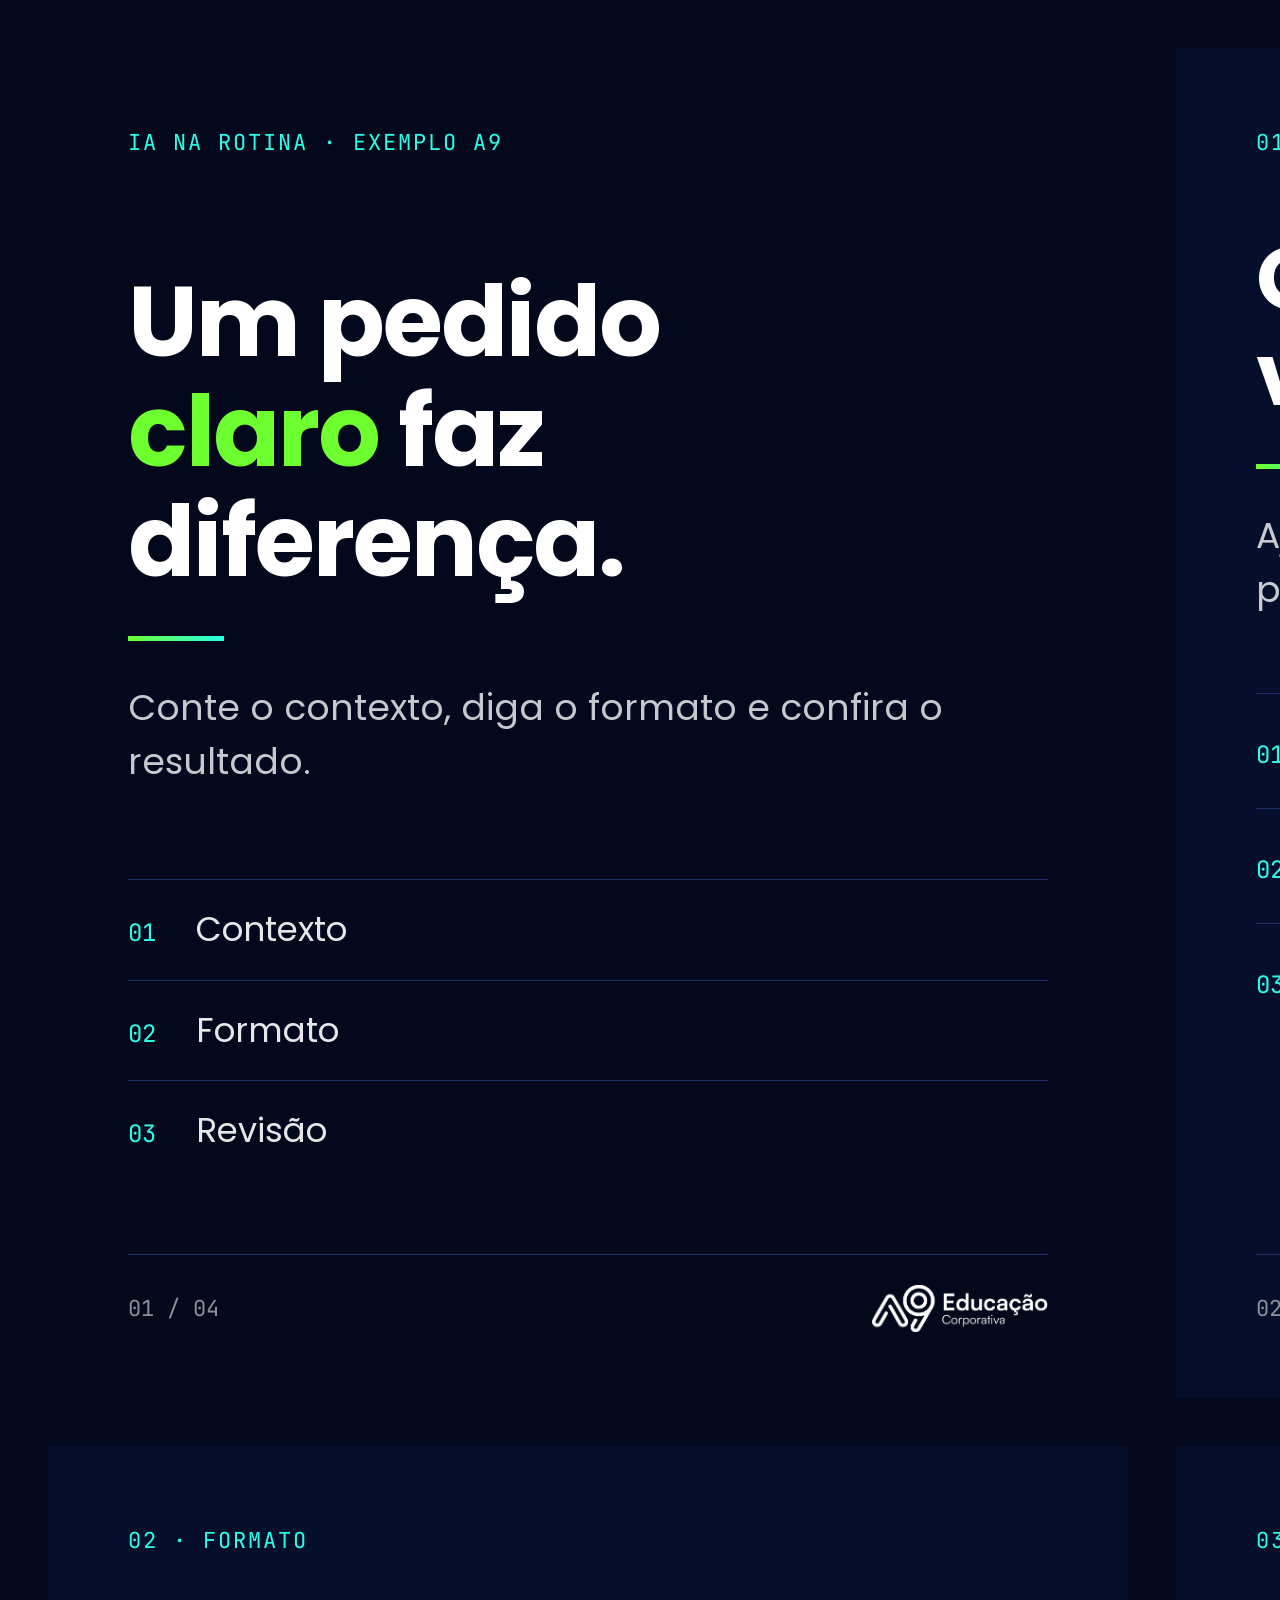
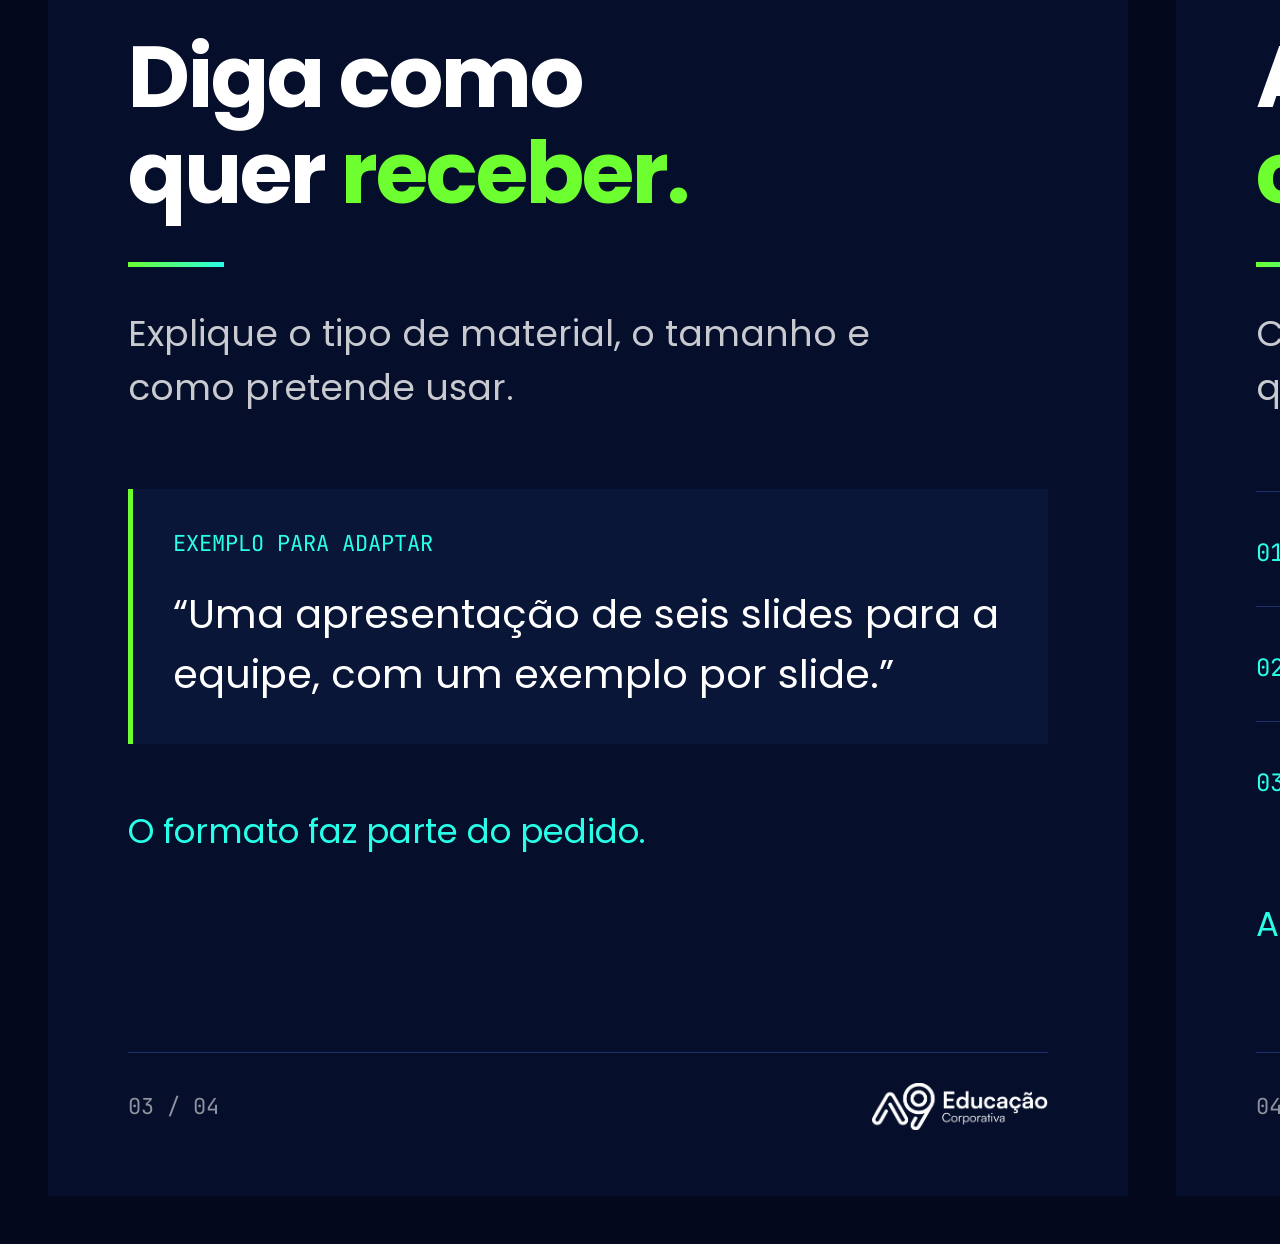
<file: docs/exemplos/carrossel-a9/index.html>
<!doctype html>
<html lang="pt-BR">
<meta charset="utf-8">
<title>Carrossel demonstrativo A9 Educação</title>
<style>
@font-face{font-family:Poppins;src:url('../../../skills/a9-educacao/assets/fonts/Poppins-Regular.ttf');font-weight:400}
@font-face{font-family:Poppins;src:url('../../../skills/a9-educacao/assets/fonts/Poppins-SemiBold.ttf');font-weight:600}
@font-face{font-family:Poppins;src:url('../../../skills/a9-educacao/assets/fonts/Poppins-Bold.ttf');font-weight:700}
@font-face{font-family:Mono;src:url('../../../skills/a9-educacao/assets/fonts/JetBrainsMono-Variable.ttf');font-weight:400}
*{box-sizing:border-box}html,body{margin:0;background:#03081C;color:#FFFFFF;font-family:Poppins,sans-serif}
.sheet{display:grid;grid-template-columns:1080px 1080px;gap:48px;padding:48px;width:2304px}
.card{position:relative;width:1080px;height:1350px;padding:80px;background:#050E2A;overflow:hidden}
.cover{background:#03081C}.eyebrow{margin:0;color:#29FFE8;font:400 22px Mono,monospace;letter-spacing:2px}
h1,h2{margin:74px 0 0;font-size:86px;line-height:1.12;letter-spacing:-2px;font-weight:700}
.cover h1{font-size:98px;margin-top:110px}.lime{color:#6DFF30}.rule{width:96px;height:5px;background:linear-gradient(90deg,#6DFF30,#29FFE8);margin:40px 0}
p{margin:0;color:rgba(255,255,255,.78);font-size:36px;line-height:1.5}.lead{max-width:850px}
.list{list-style:none;padding:0;margin:76px 0 0}.list li{padding:32px 0;border-top:1px solid #1E2F6A;font-size:36px;line-height:1.4;color:rgba(255,255,255,.9)}
.list span{display:inline-block;width:68px;font:400 24px Mono,monospace;color:#29FFE8}
.cover .list{margin-top:90px}.cover .list li{font-size:34px;padding:26px 0}
.example{margin-top:74px;padding:40px;border-left:5px solid #6DFF30;background:#0A1638}.example .label{font:400 22px Mono,monospace;color:#29FFE8;margin-bottom:26px}.example p{font-size:40px;line-height:1.5;color:#FFFFFF}
.closing-note{margin-top:62px;font-size:34px;color:#29FFE8}
footer{position:absolute;left:80px;right:80px;bottom:66px;display:flex;align-items:center;justify-content:space-between;padding-top:30px;border-top:1px solid #1E2F6A}
footer span{font:400 22px Mono,monospace;color:rgba(255,255,255,.55)}footer img{width:176px;height:auto}
</style>
<main class="sheet">
<section class="card cover" aria-label="Card 1 de 4">
  <p class="eyebrow">IA NA ROTINA · EXEMPLO A9</p>
  <h1>Um pedido<br><span class="lime">claro</span> faz<br>diferença.</h1>
  <div class="rule"></div><p class="lead">Conte o contexto, diga o formato e confira o resultado.</p>
  <ol class="list"><li><span>01</span>Contexto</li><li><span>02</span>Formato</li><li><span>03</span>Revisão</li></ol>
  <footer><span>01 / 04</span><img src="../../../skills/a9-educacao/assets/logos/a9-branco.png" alt="A9 Educação"></footer>
</section>
<section class="card" aria-label="Card 2 de 4">
  <p class="eyebrow">01 · CONTEXTO</p><h2>O contexto<br>vem <span class="lime">primeiro.</span></h2>
  <div class="rule"></div><p class="lead">Ajude a IA a entender a situação antes de pedir a entrega.</p>
  <ul class="list"><li><span>01</span>Quem vai usar o material?</li><li><span>02</span>O que precisa resolver?</li><li><span>03</span>Quais informações já existem?</li></ul>
  <footer><span>02 / 04</span><img src="../../../skills/a9-educacao/assets/logos/a9-branco.png" alt="A9 Educação"></footer>
</section>
<section class="card" aria-label="Card 3 de 4">
  <p class="eyebrow">02 · FORMATO</p><h2>Diga como<br>quer <span class="lime">receber.</span></h2>
  <div class="rule"></div><p class="lead">Explique o tipo de material, o tamanho e como pretende usar.</p>
  <div class="example"><p class="label">EXEMPLO PARA ADAPTAR</p><p>“Uma apresentação de seis slides para a equipe, com um exemplo por slide.”</p></div>
  <p class="closing-note">O formato faz parte do pedido.</p>
  <footer><span>03 / 04</span><img src="../../../skills/a9-educacao/assets/logos/a9-branco.png" alt="A9 Educação"></footer>
</section>
<section class="card" aria-label="Card 4 de 4">
  <p class="eyebrow">03 · REVISÃO</p><h2>Antes de usar,<br><span class="lime">confira.</span></h2>
  <div class="rule"></div><p class="lead">Compare a resposta com o pedido e ajuste o que ainda falta.</p>
  <ul class="list"><li><span>01</span>Informações e números</li><li><span>02</span>Clareza da mensagem</li><li><span>03</span>Fontes, cores e logo</li></ul>
  <p class="closing-note">A IA prepara. Você revisa.</p>
  <footer><span>04 / 04</span><img src="../../../skills/a9-educacao/assets/logos/a9-branco.png" alt="A9 Educação"></footer>
</section>
</main>
</html>
</file>
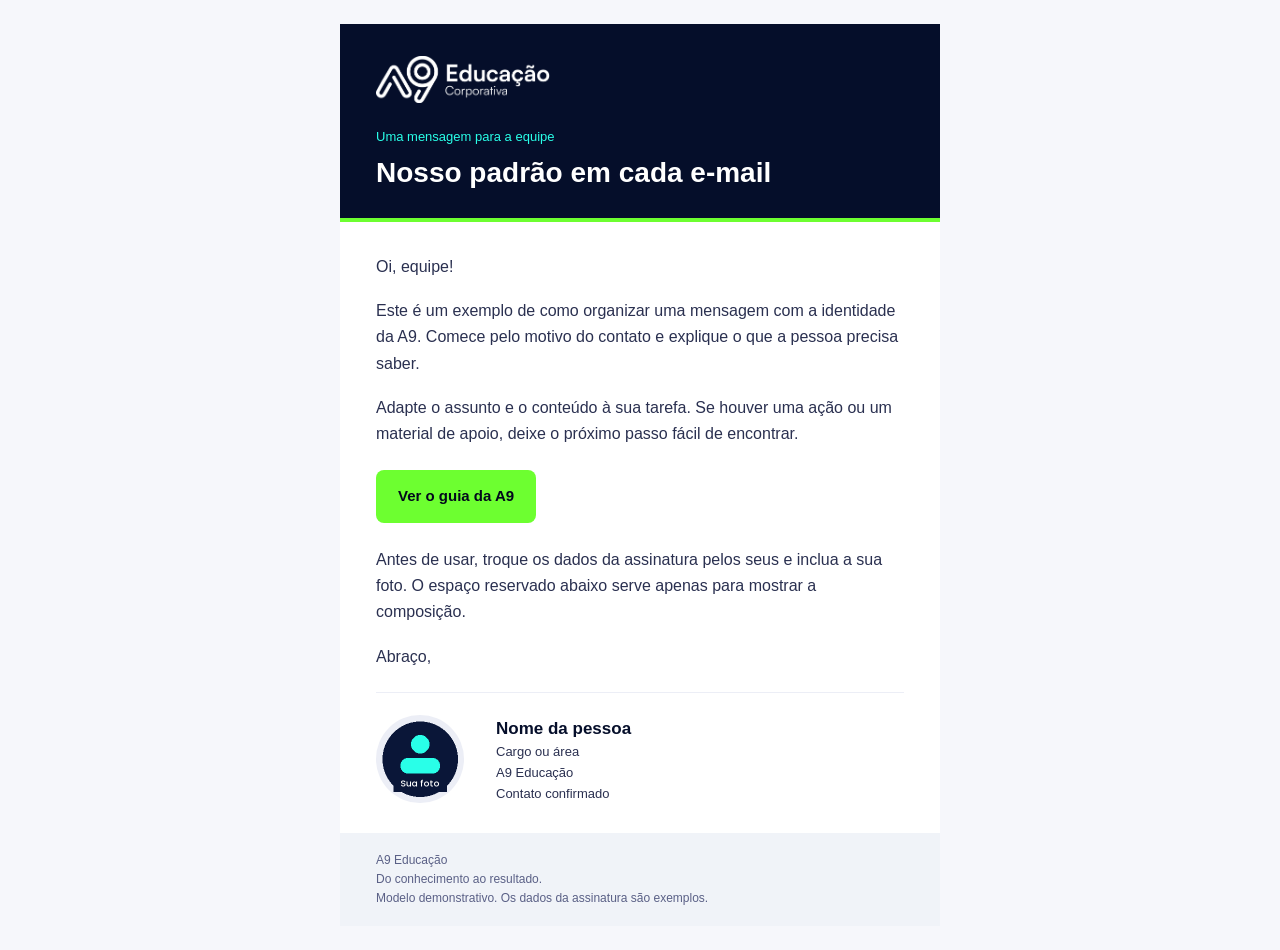
<file: skills/a9-educacao/assets/emails/modelo-a9.html>
<!doctype html><html lang="pt-BR"><head><meta charset="utf-8"><meta name="viewport" content="width=device-width,initial-scale=1"><title>Modelo de e-mail A9 Educação</title></head><body style="margin:0;padding:0;background:#F6F7FB;font-family:Poppins,Arial,Helvetica,sans-serif">
<table role="presentation" width="100%" cellpadding="0" cellspacing="0" border="0" style="background:#F6F7FB"><tr><td align="center" style="padding:24px 12px">
<table role="presentation" width="600" cellpadding="0" cellspacing="0" border="0" style="width:100%;max-width:600px;background:#FFFFFF">
<tr><td bgcolor="#050E2A" style="padding:32px 36px 28px;background:#050E2A;font-family:Poppins,Arial,Helvetica,sans-serif"><img src="../logos/a9-branco.png" width="174" height="47" alt="A9 Educação" style="display:block;width:174px;height:47px;border:0"><p style="margin:24px 0 8px;font-size:13px;line-height:1.5;color:#29FFE8">Uma mensagem para a equipe</p><h1 style="margin:0;font-size:28px;line-height:1.25;color:#FFFFFF">Nosso padrão em cada e-mail</h1></td></tr>
<tr><td height="4" bgcolor="#6DFF30" style="height:4px;background:#6DFF30;font-size:0;line-height:0">&nbsp;</td></tr>
<tr><td style="padding:32px 36px 28px;font-family:Poppins,Arial,Helvetica,sans-serif;color:#2A3050;font-size:16px;line-height:1.65">
<p style="margin:0 0 18px">Oi, equipe!</p><p style="margin:0 0 18px">Este é um exemplo de como organizar uma mensagem com a identidade da A9. Comece pelo motivo do contato e explique o que a pessoa precisa saber.</p>
<p style="margin:0 0 22px">Adapte o assunto e o conteúdo à sua tarefa. Se houver uma ação ou um material de apoio, deixe o próximo passo fácil de encontrar.</p>
<table role="presentation" cellpadding="0" cellspacing="0" border="0" style="margin:0 0 24px"><tr><td bgcolor="#6DFF30" style="background:#6DFF30;border-radius:8px"><a href="https://github.com/mauriciokruger/a9-educacao" style="display:inline-block;padding:14px 22px;color:#03081C;font-size:15px;font-weight:700;text-decoration:none;border-radius:8px">Ver o guia da A9</a></td></tr></table>
<p style="margin:0 0 18px">Antes de usar, troque os dados da assinatura pelos seus e inclua a sua foto. O espaço reservado abaixo serve apenas para mostrar a composição.</p><p style="margin:0 0 22px">Abraço,</p>
<table role="presentation" data-a9-signature="true" cellpadding="0" cellspacing="0" border="0" style="width:100%;max-width:528px;border-top:1px solid #ECEEF6;background:#FFFFFF;font-family:Poppins,Arial,Helvetica,sans-serif"><tr>
<td width="104" valign="top" style="width:104px;padding:22px 16px 0 0"><img data-a9-photo="example" src="foto-exemplo.png" width="88" height="88" alt="Foto de exemplo. Substitua pela foto do remetente" style="display:block;width:88px;height:88px;border:0;border-radius:50%"></td>
<td valign="top" style="padding:22px 0 0;color:#2A3050;font-size:13px;line-height:1.6"><strong style="font-size:17px;color:#050E2A">Nome da pessoa</strong><br><span>Cargo ou área</span><br><span>A9 Educação</span><br><span>Contato confirmado</span></td>
</tr></table>
</td></tr><tr><td bgcolor="#F0F3F8" style="padding:18px 36px;background:#F0F3F8;color:#5A6086;font-size:12px;line-height:1.6;font-family:Poppins,Arial,Helvetica,sans-serif">A9 Educação<br>Do conhecimento ao resultado.<br>Modelo demonstrativo. Os dados da assinatura são exemplos.</td></tr>
</table></td></tr></table></body></html>
</file>
